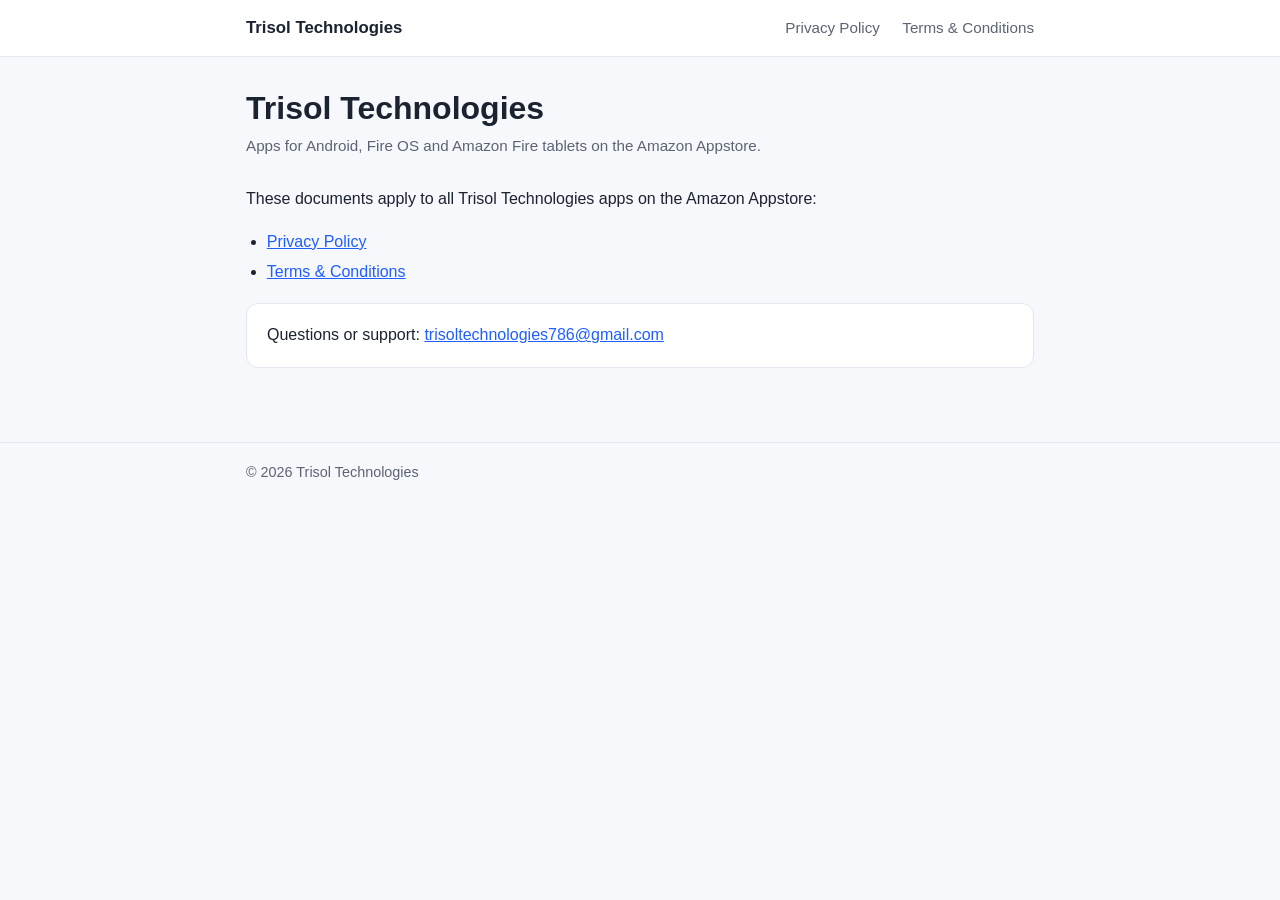
<file: index.html>
<!doctype html>
<html lang="en">
<head>
<meta charset="utf-8">
<meta name="viewport" content="width=device-width, initial-scale=1">
<title>Trisol Technologies – Legal</title>
<meta name="description" content="Privacy Policy and Terms & Conditions for Trisol Technologies apps on the Amazon Appstore.">
<link rel="stylesheet" href="style.css">
</head>
<body>
<header>
  <div class="wrap">
    <a class="brand" href="index.html">Trisol Technologies</a>
    <nav>
      <a href="privacy-policy.html">Privacy Policy</a>
      <a href="terms.html">Terms &amp; Conditions</a>
    </nav>
  </div>
</header>
<main>
<div class="wrap">
  <h1>Trisol Technologies</h1>
  <p class="meta">Apps for Android, Fire OS and Amazon Fire tablets on the Amazon Appstore.</p>
  <p>These documents apply to all Trisol Technologies apps on the Amazon Appstore:</p>
  <ul>
    <li><a href="privacy-policy.html">Privacy Policy</a></li>
    <li><a href="terms.html">Terms &amp; Conditions</a></li>
  </ul>
  <div class="card">
    <p style="margin:0">Questions or support: <a href="mailto:trisoltechnologies786@gmail.com">trisoltechnologies786@gmail.com</a></p>
  </div>
</div>
</main>
<footer>
  <div class="wrap">&copy; 2026 Trisol Technologies</div>
</footer>
</body>
</html>
</file>
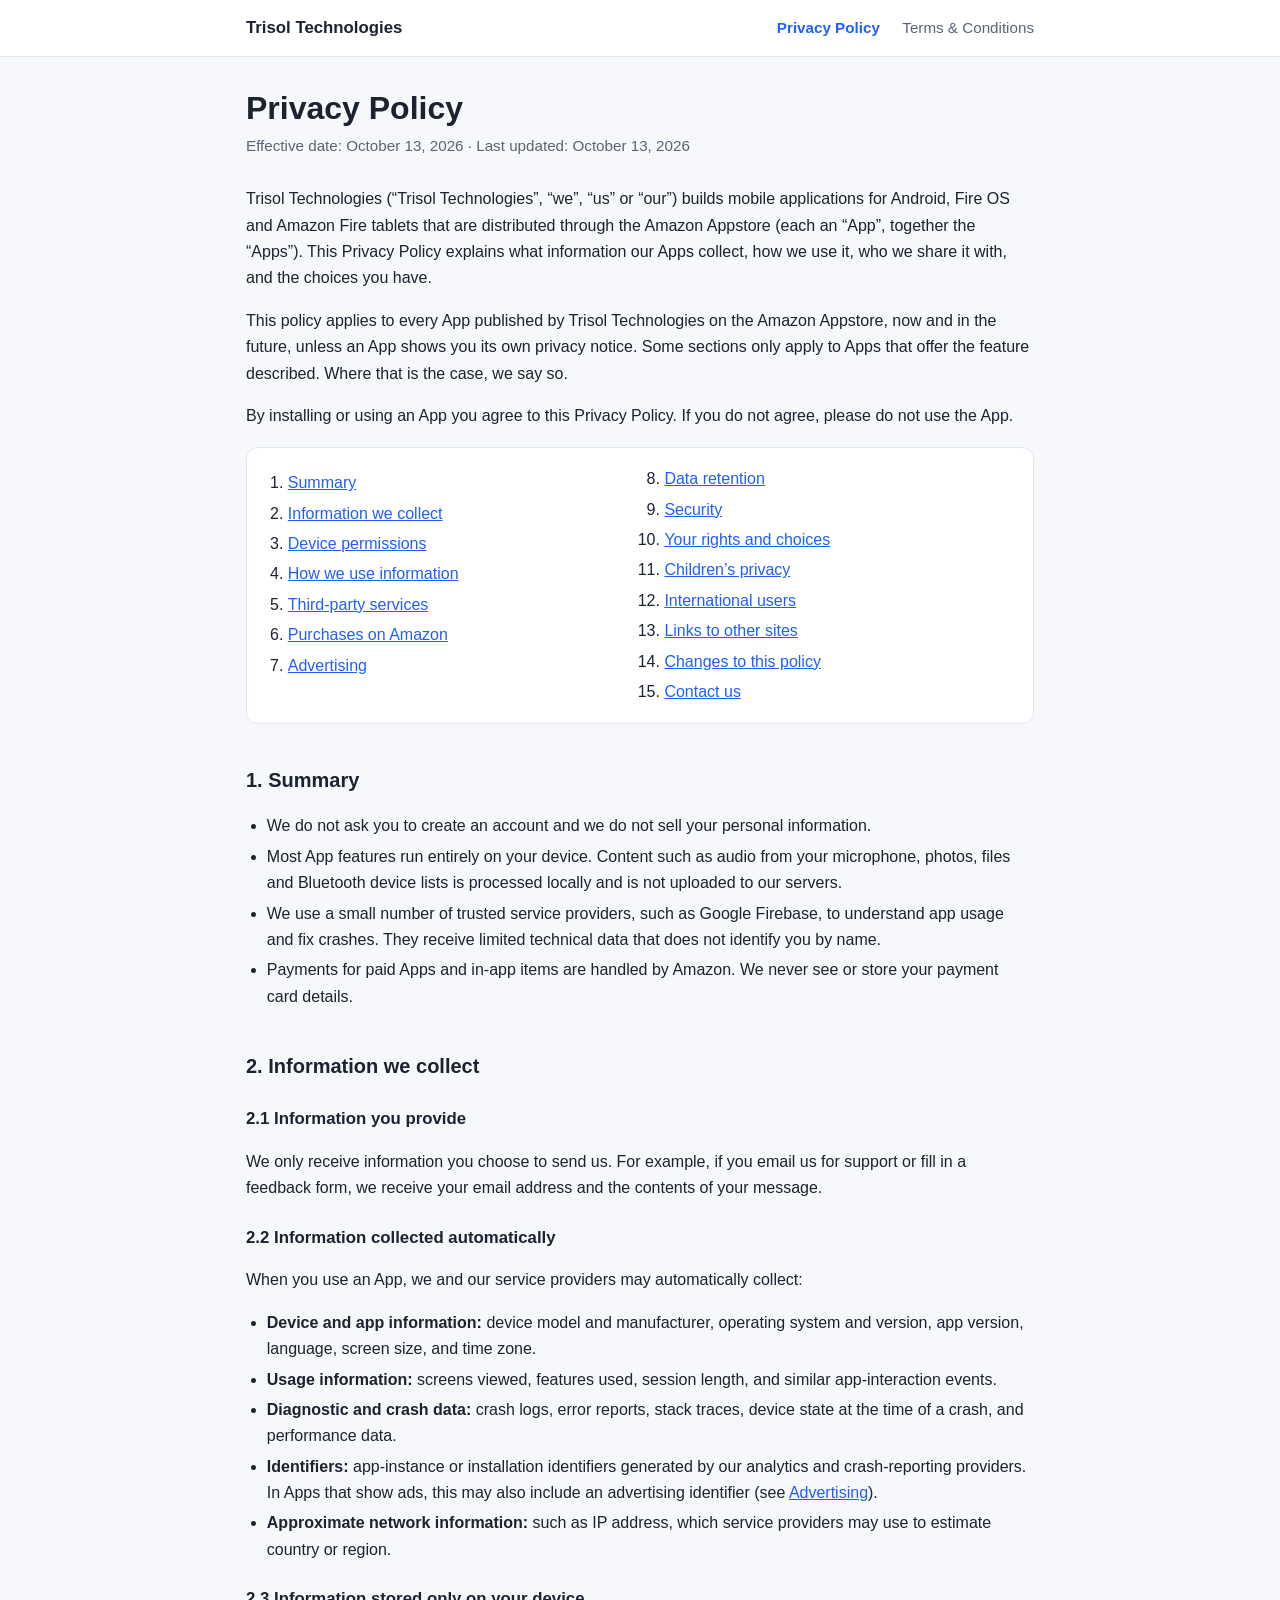
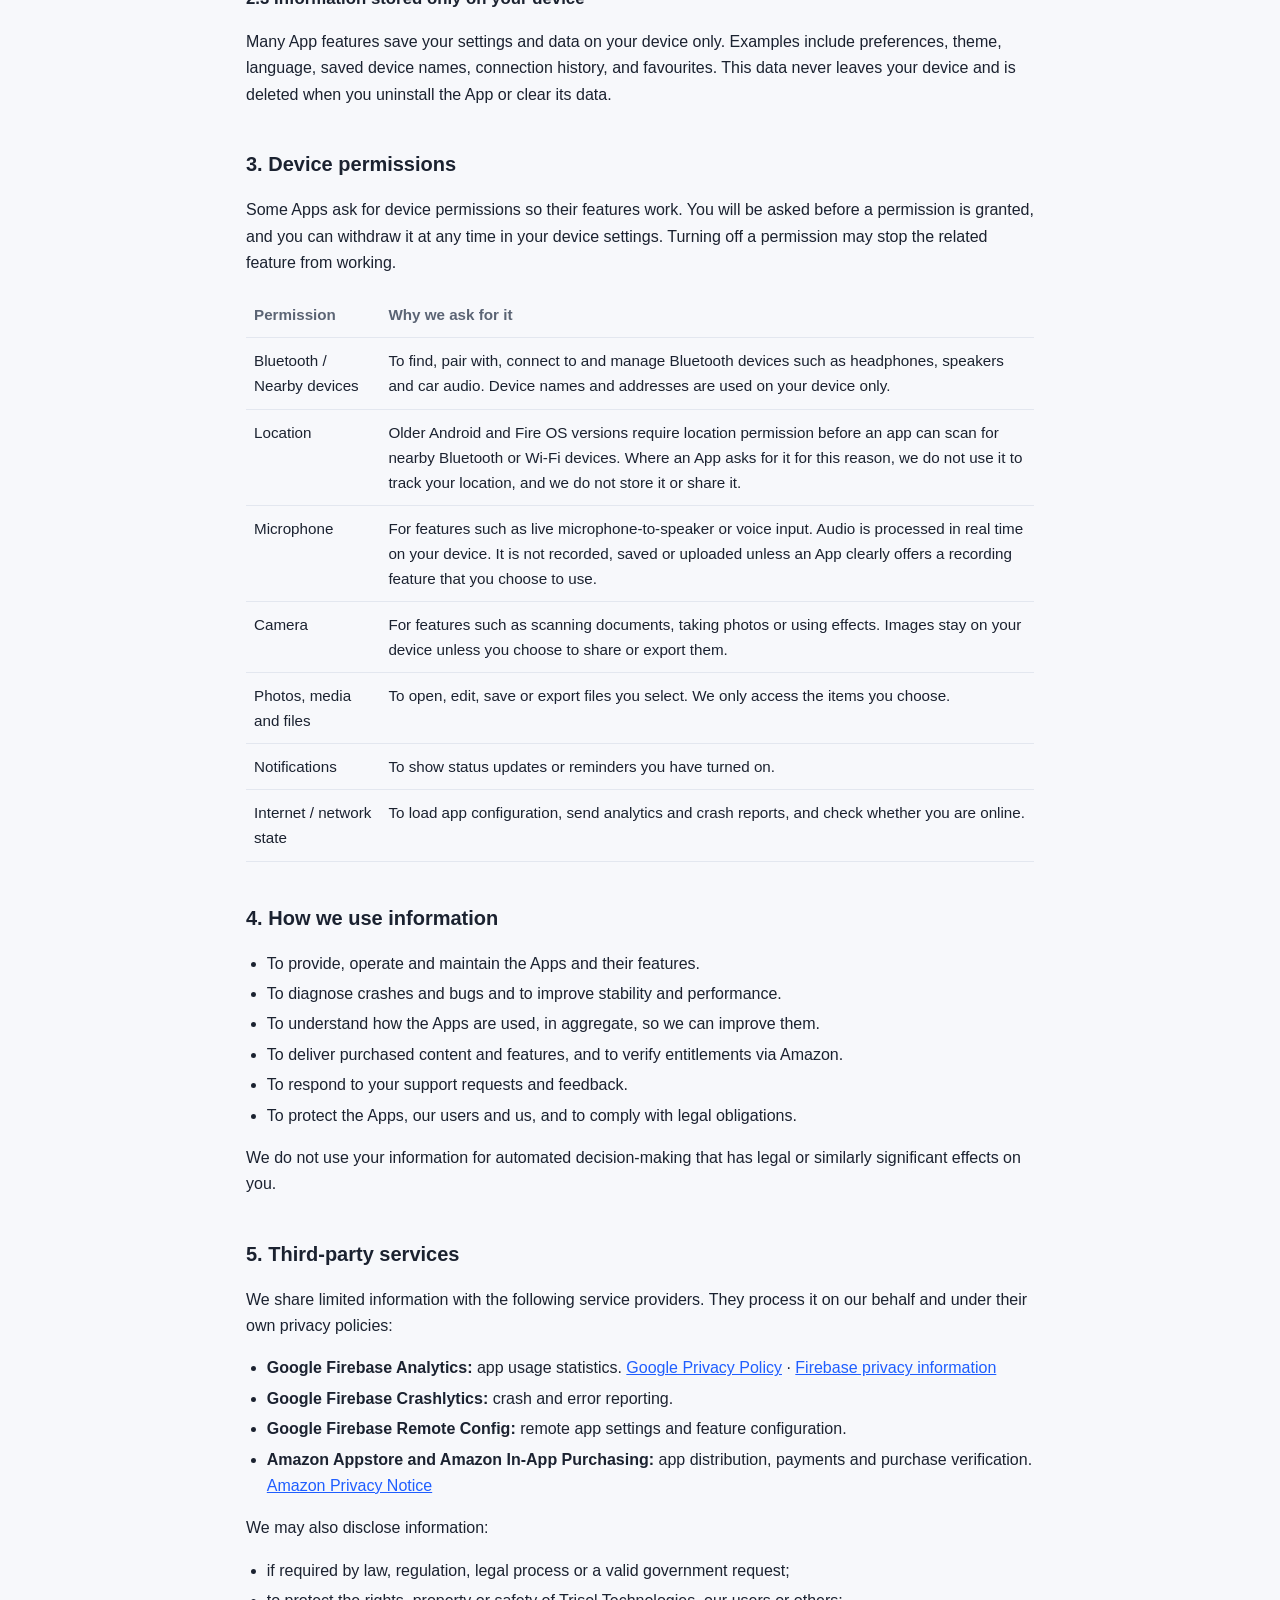
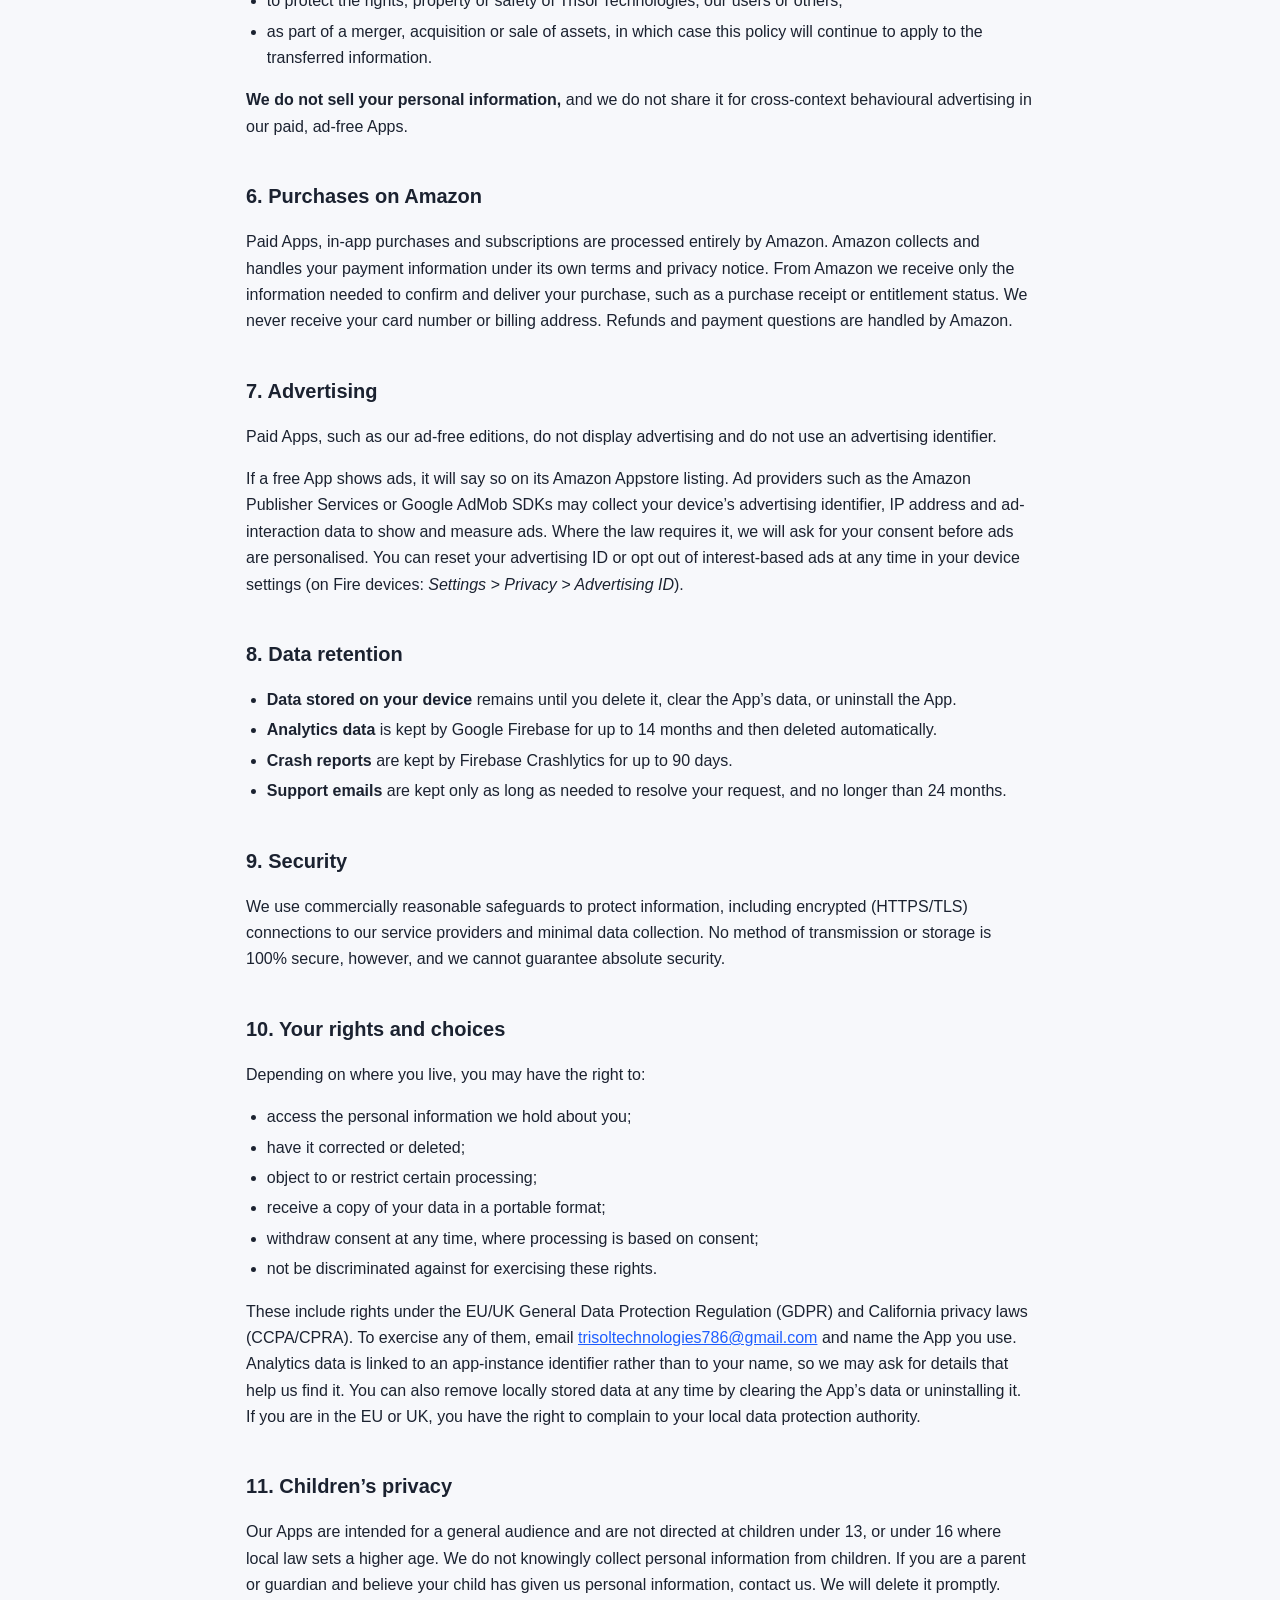
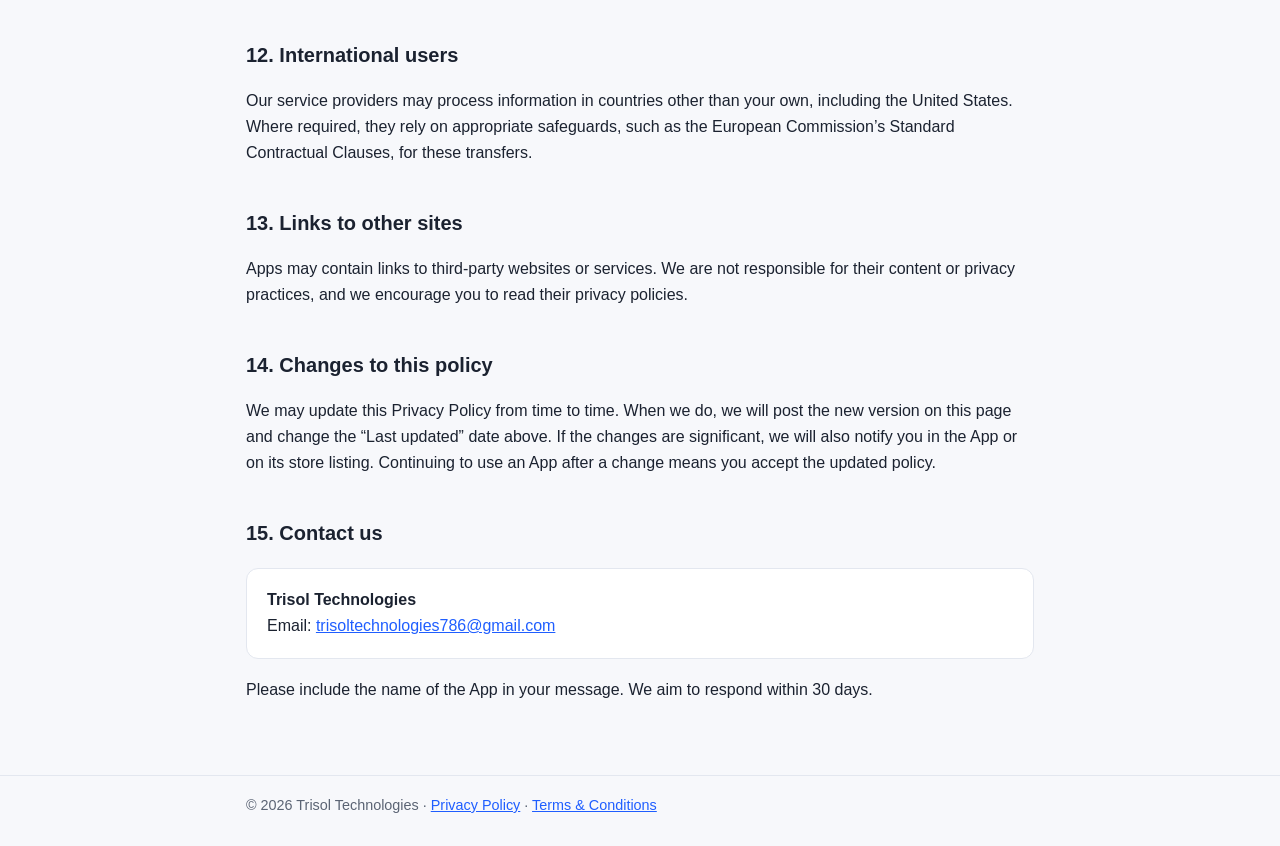
<file: privacy-policy.html>
<!doctype html>
<html lang="en">
<head>
<meta charset="utf-8">
<meta name="viewport" content="width=device-width, initial-scale=1">
<title>Privacy Policy – Trisol Technologies</title>
<meta name="description" content="Privacy Policy for all Trisol Technologies apps distributed through the Amazon Appstore.">
<link rel="stylesheet" href="style.css">
</head>
<body>
<header>
  <div class="wrap">
    <a class="brand" href="index.html">Trisol Technologies</a>
    <nav>
      <a href="privacy-policy.html" aria-current="page">Privacy Policy</a>
      <a href="terms.html">Terms &amp; Conditions</a>
    </nav>
  </div>
</header>

<main>
<div class="wrap">
  <h1>Privacy Policy</h1>
  <p class="meta">Effective date: October 13, 2026 &middot; Last updated: October 13, 2026</p>

  <p>Trisol Technologies (“Trisol Technologies”, “we”, “us” or “our”) builds mobile applications for Android, Fire OS and Amazon Fire tablets that are distributed through the Amazon Appstore (each an “App”, together the “Apps”). This Privacy Policy explains what information our Apps collect, how we use it, who we share it with, and the choices you have.</p>
  <p>This policy applies to every App published by Trisol Technologies on the Amazon Appstore, now and in the future, unless an App shows you its own privacy notice. Some sections only apply to Apps that offer the feature described. Where that is the case, we say so.</p>
  <p>By installing or using an App you agree to this Privacy Policy. If you do not agree, please do not use the App.</p>

  <div class="card toc">
    <ol>
      <li><a href="#summary">Summary</a></li>
      <li><a href="#collect">Information we collect</a></li>
      <li><a href="#permissions">Device permissions</a></li>
      <li><a href="#use">How we use information</a></li>
      <li><a href="#third-parties">Third-party services</a></li>
      <li><a href="#purchases">Purchases on Amazon</a></li>
      <li><a href="#ads">Advertising</a></li>
      <li><a href="#retention">Data retention</a></li>
      <li><a href="#security">Security</a></li>
      <li><a href="#rights">Your rights and choices</a></li>
      <li><a href="#children">Children’s privacy</a></li>
      <li><a href="#international">International users</a></li>
      <li><a href="#links">Links to other sites</a></li>
      <li><a href="#changes">Changes to this policy</a></li>
      <li><a href="#contact">Contact us</a></li>
    </ol>
  </div>

  <h2 id="summary">1. Summary</h2>
  <ul>
    <li>We do not ask you to create an account and we do not sell your personal information.</li>
    <li>Most App features run entirely on your device. Content such as audio from your microphone, photos, files and Bluetooth device lists is processed locally and is not uploaded to our servers.</li>
    <li>We use a small number of trusted service providers, such as Google Firebase, to understand app usage and fix crashes. They receive limited technical data that does not identify you by name.</li>
    <li>Payments for paid Apps and in-app items are handled by Amazon. We never see or store your payment card details.</li>
  </ul>

  <h2 id="collect">2. Information we collect</h2>
  <h3>2.1 Information you provide</h3>
  <p>We only receive information you choose to send us. For example, if you email us for support or fill in a feedback form, we receive your email address and the contents of your message.</p>

  <h3>2.2 Information collected automatically</h3>
  <p>When you use an App, we and our service providers may automatically collect:</p>
  <ul>
    <li><strong>Device and app information:</strong> device model and manufacturer, operating system and version, app version, language, screen size, and time zone.</li>
    <li><strong>Usage information:</strong> screens viewed, features used, session length, and similar app-interaction events.</li>
    <li><strong>Diagnostic and crash data:</strong> crash logs, error reports, stack traces, device state at the time of a crash, and performance data.</li>
    <li><strong>Identifiers:</strong> app-instance or installation identifiers generated by our analytics and crash-reporting providers. In Apps that show ads, this may also include an advertising identifier (see <a href="#ads">Advertising</a>).</li>
    <li><strong>Approximate network information:</strong> such as IP address, which service providers may use to estimate country or region.</li>
  </ul>

  <h3>2.3 Information stored only on your device</h3>
  <p>Many App features save your settings and data on your device only. Examples include preferences, theme, language, saved device names, connection history, and favourites. This data never leaves your device and is deleted when you uninstall the App or clear its data.</p>

  <h2 id="permissions">3. Device permissions</h2>
  <p>Some Apps ask for device permissions so their features work. You will be asked before a permission is granted, and you can withdraw it at any time in your device settings. Turning off a permission may stop the related feature from working.</p>
  <div class="table-scroll">
  <table>
    <thead><tr><th>Permission</th><th>Why we ask for it</th></tr></thead>
    <tbody>
      <tr><td>Bluetooth / Nearby devices</td><td>To find, pair with, connect to and manage Bluetooth devices such as headphones, speakers and car audio. Device names and addresses are used on your device only.</td></tr>
      <tr><td>Location</td><td>Older Android and Fire OS versions require location permission before an app can scan for nearby Bluetooth or Wi‑Fi devices. Where an App asks for it for this reason, we do not use it to track your location, and we do not store it or share it.</td></tr>
      <tr><td>Microphone</td><td>For features such as live microphone-to-speaker or voice input. Audio is processed in real time on your device. It is not recorded, saved or uploaded unless an App clearly offers a recording feature that you choose to use.</td></tr>
      <tr><td>Camera</td><td>For features such as scanning documents, taking photos or using effects. Images stay on your device unless you choose to share or export them.</td></tr>
      <tr><td>Photos, media and files</td><td>To open, edit, save or export files you select. We only access the items you choose.</td></tr>
      <tr><td>Notifications</td><td>To show status updates or reminders you have turned on.</td></tr>
      <tr><td>Internet / network state</td><td>To load app configuration, send analytics and crash reports, and check whether you are online.</td></tr>
    </tbody>
  </table>
  </div>

  <h2 id="use">4. How we use information</h2>
  <ul>
    <li>To provide, operate and maintain the Apps and their features.</li>
    <li>To diagnose crashes and bugs and to improve stability and performance.</li>
    <li>To understand how the Apps are used, in aggregate, so we can improve them.</li>
    <li>To deliver purchased content and features, and to verify entitlements via Amazon.</li>
    <li>To respond to your support requests and feedback.</li>
    <li>To protect the Apps, our users and us, and to comply with legal obligations.</li>
  </ul>
  <p>We do not use your information for automated decision-making that has legal or similarly significant effects on you.</p>

  <h2 id="third-parties">5. Third-party services</h2>
  <p>We share limited information with the following service providers. They process it on our behalf and under their own privacy policies:</p>
  <ul>
    <li><strong>Google Firebase Analytics:</strong> app usage statistics. <a href="https://policies.google.com/privacy" rel="noopener">Google Privacy Policy</a> &middot; <a href="https://firebase.google.com/support/privacy" rel="noopener">Firebase privacy information</a></li>
    <li><strong>Google Firebase Crashlytics:</strong> crash and error reporting.</li>
    <li><strong>Google Firebase Remote Config:</strong> remote app settings and feature configuration.</li>
    <li><strong>Amazon Appstore and Amazon In-App Purchasing:</strong> app distribution, payments and purchase verification. <a href="https://www.amazon.com/privacy" rel="noopener">Amazon Privacy Notice</a></li>
  </ul>
  <p>We may also disclose information:</p>
  <ul>
    <li>if required by law, regulation, legal process or a valid government request;</li>
    <li>to protect the rights, property or safety of Trisol Technologies, our users or others;</li>
    <li>as part of a merger, acquisition or sale of assets, in which case this policy will continue to apply to the transferred information.</li>
  </ul>
  <p><strong>We do not sell your personal information,</strong> and we do not share it for cross-context behavioural advertising in our paid, ad-free Apps.</p>

  <h2 id="purchases">6. Purchases on Amazon</h2>
  <p>Paid Apps, in-app purchases and subscriptions are processed entirely by Amazon. Amazon collects and handles your payment information under its own terms and privacy notice. From Amazon we receive only the information needed to confirm and deliver your purchase, such as a purchase receipt or entitlement status. We never receive your card number or billing address. Refunds and payment questions are handled by Amazon.</p>

  <h2 id="ads">7. Advertising</h2>
  <p>Paid Apps, such as our ad-free editions, do not display advertising and do not use an advertising identifier.</p>
  <p>If a free App shows ads, it will say so on its Amazon Appstore listing. Ad providers such as the Amazon Publisher Services or Google AdMob SDKs may collect your device’s advertising identifier, IP address and ad-interaction data to show and measure ads. Where the law requires it, we will ask for your consent before ads are personalised. You can reset your advertising ID or opt out of interest-based ads at any time in your device settings (on Fire devices: <em>Settings &gt; Privacy &gt; Advertising ID</em>).</p>

  <h2 id="retention">8. Data retention</h2>
  <ul>
    <li><strong>Data stored on your device</strong> remains until you delete it, clear the App’s data, or uninstall the App.</li>
    <li><strong>Analytics data</strong> is kept by Google Firebase for up to 14 months and then deleted automatically.</li>
    <li><strong>Crash reports</strong> are kept by Firebase Crashlytics for up to 90 days.</li>
    <li><strong>Support emails</strong> are kept only as long as needed to resolve your request, and no longer than 24 months.</li>
  </ul>

  <h2 id="security">9. Security</h2>
  <p>We use commercially reasonable safeguards to protect information, including encrypted (HTTPS/TLS) connections to our service providers and minimal data collection. No method of transmission or storage is 100% secure, however, and we cannot guarantee absolute security.</p>

  <h2 id="rights">10. Your rights and choices</h2>
  <p>Depending on where you live, you may have the right to:</p>
  <ul>
    <li>access the personal information we hold about you;</li>
    <li>have it corrected or deleted;</li>
    <li>object to or restrict certain processing;</li>
    <li>receive a copy of your data in a portable format;</li>
    <li>withdraw consent at any time, where processing is based on consent;</li>
    <li>not be discriminated against for exercising these rights.</li>
  </ul>
  <p>These include rights under the EU/UK General Data Protection Regulation (GDPR) and California privacy laws (CCPA/CPRA). To exercise any of them, email <a href="mailto:trisoltechnologies786@gmail.com">trisoltechnologies786@gmail.com</a> and name the App you use. Analytics data is linked to an app-instance identifier rather than to your name, so we may ask for details that help us find it. You can also remove locally stored data at any time by clearing the App’s data or uninstalling it. If you are in the EU or UK, you have the right to complain to your local data protection authority.</p>

  <h2 id="children">11. Children’s privacy</h2>
  <p>Our Apps are intended for a general audience and are not directed at children under 13, or under 16 where local law sets a higher age. We do not knowingly collect personal information from children. If you are a parent or guardian and believe your child has given us personal information, contact us. We will delete it promptly.</p>

  <h2 id="international">12. International users</h2>
  <p>Our service providers may process information in countries other than your own, including the United States. Where required, they rely on appropriate safeguards, such as the European Commission’s Standard Contractual Clauses, for these transfers.</p>

  <h2 id="links">13. Links to other sites</h2>
  <p>Apps may contain links to third-party websites or services. We are not responsible for their content or privacy practices, and we encourage you to read their privacy policies.</p>

  <h2 id="changes">14. Changes to this policy</h2>
  <p>We may update this Privacy Policy from time to time. When we do, we will post the new version on this page and change the “Last updated” date above. If the changes are significant, we will also notify you in the App or on its store listing. Continuing to use an App after a change means you accept the updated policy.</p>

  <h2 id="contact">15. Contact us</h2>
  <div class="card">
    <p style="margin:0"><strong>Trisol Technologies</strong><br>
    Email: <a href="mailto:trisoltechnologies786@gmail.com">trisoltechnologies786@gmail.com</a></p>
  </div>
  <p>Please include the name of the App in your message. We aim to respond within 30 days.</p>
</div>
</main>

<footer>
  <div class="wrap">&copy; 2026 Trisol Technologies &middot; <a href="privacy-policy.html">Privacy Policy</a> &middot; <a href="terms.html">Terms &amp; Conditions</a></div>
</footer>
</body>
</html>
</file>
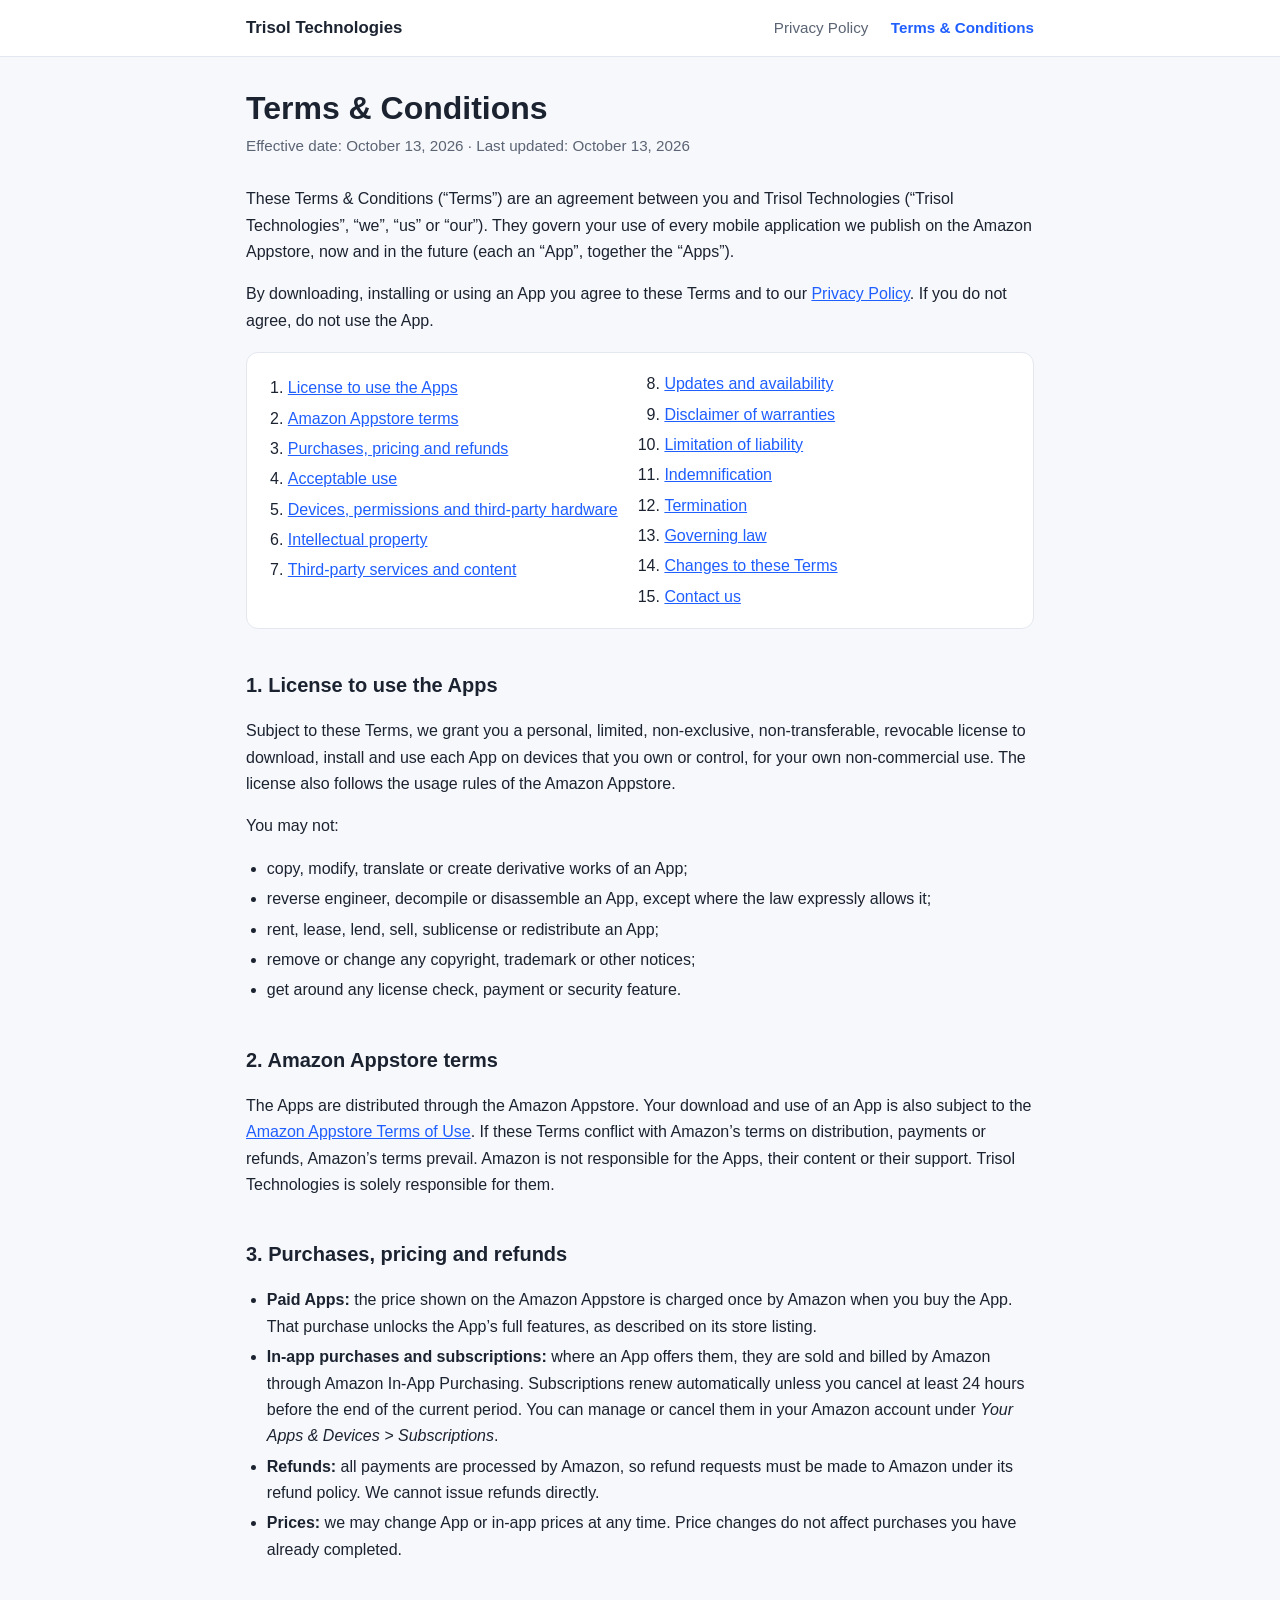
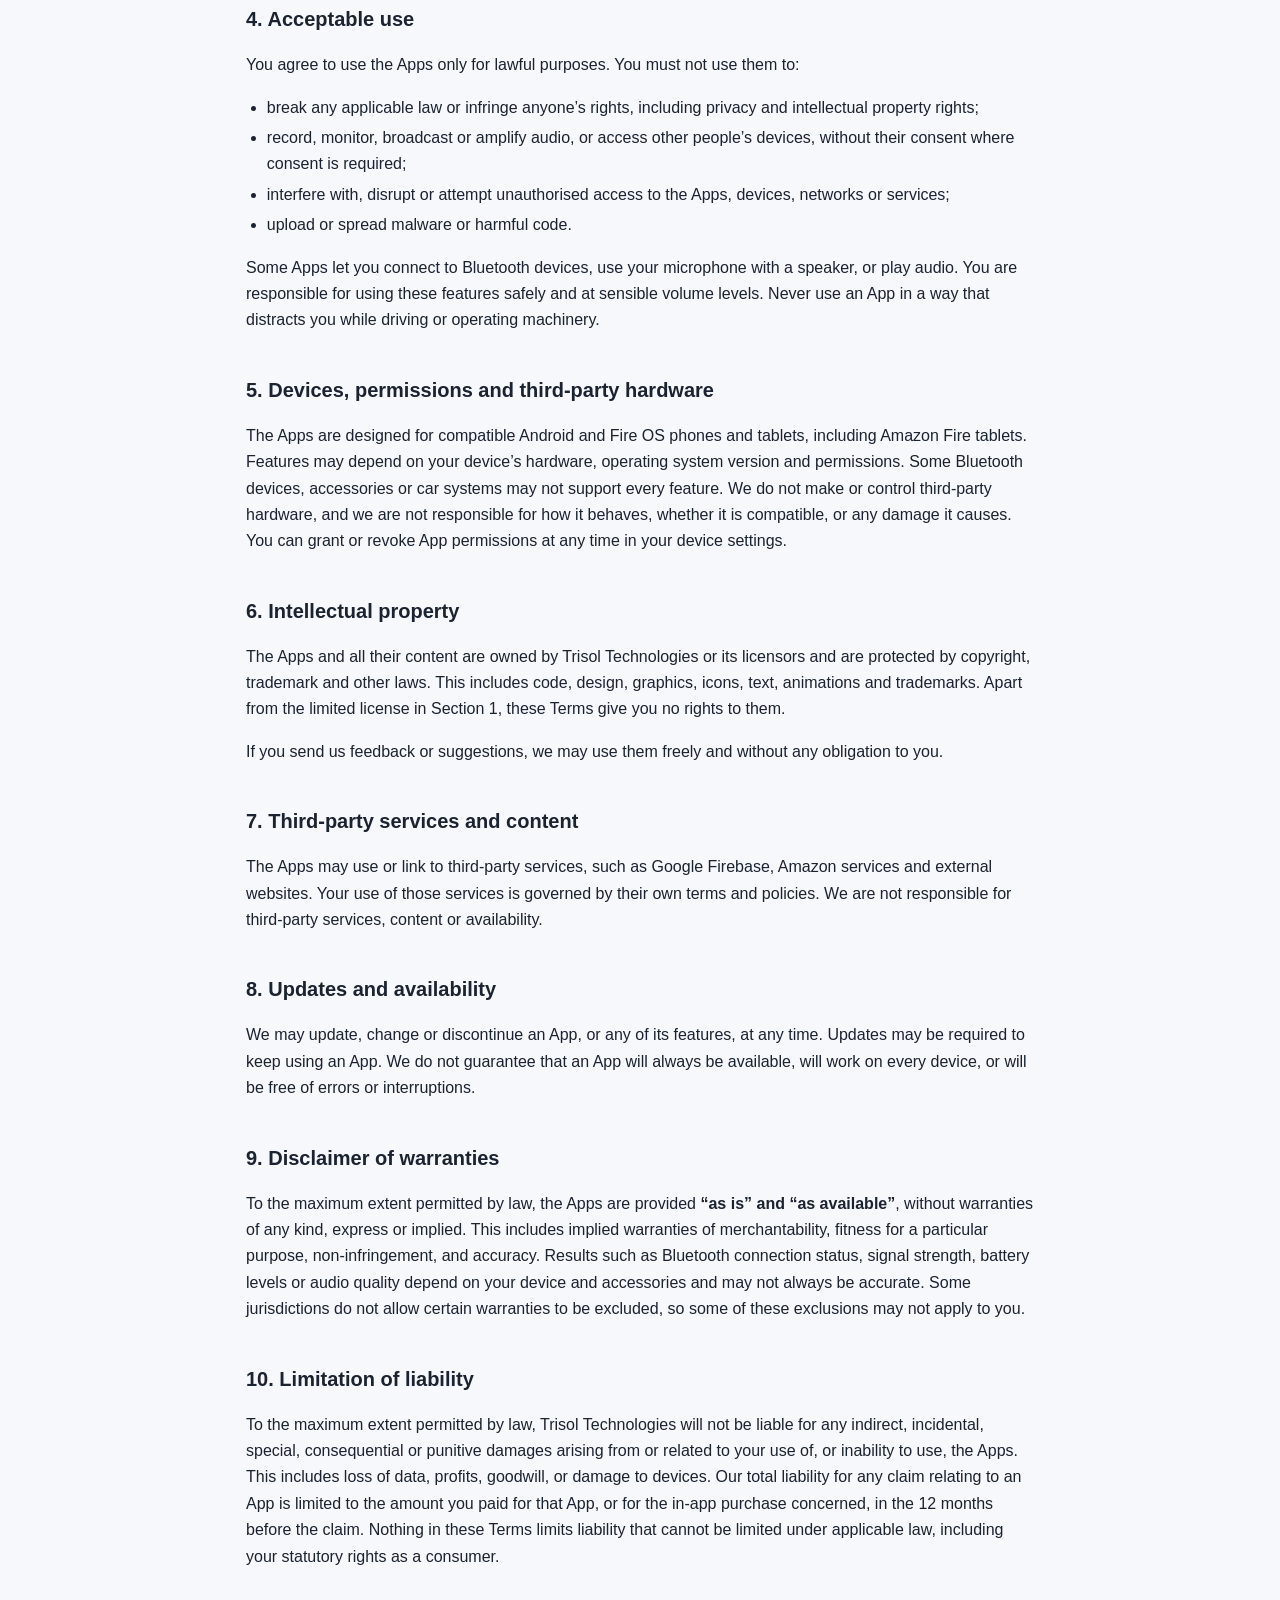
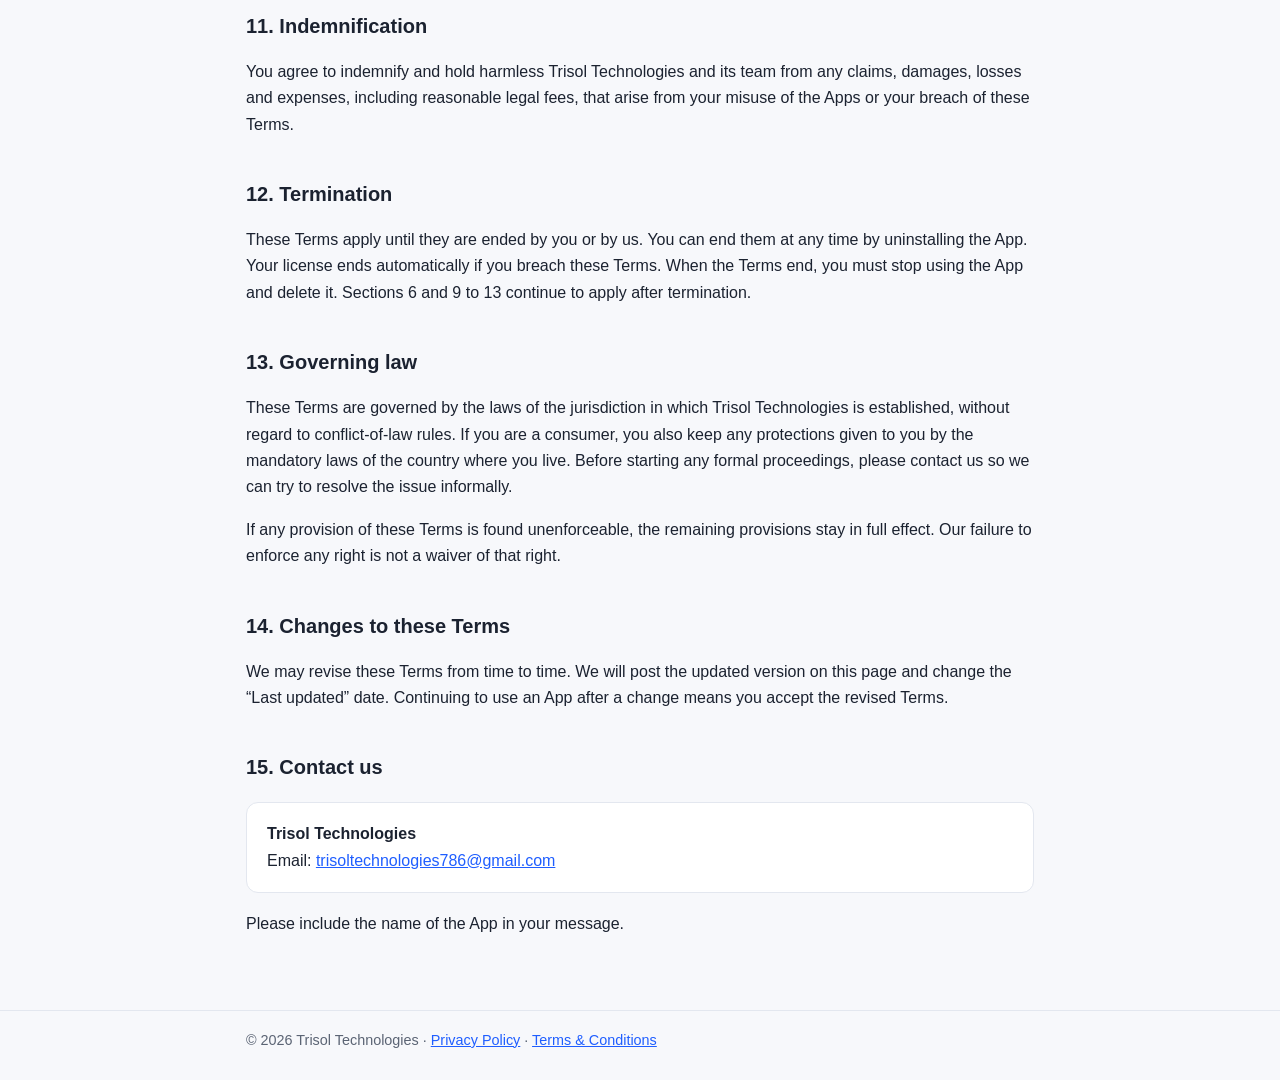
<file: terms.html>
<!doctype html>
<html lang="en">
<head>
<meta charset="utf-8">
<meta name="viewport" content="width=device-width, initial-scale=1">
<title>Terms &amp; Conditions – Trisol Technologies</title>
<meta name="description" content="Terms and Conditions for all Trisol Technologies apps distributed through the Amazon Appstore.">
<link rel="stylesheet" href="style.css">
</head>
<body>
<header>
  <div class="wrap">
    <a class="brand" href="index.html">Trisol Technologies</a>
    <nav>
      <a href="privacy-policy.html">Privacy Policy</a>
      <a href="terms.html" aria-current="page">Terms &amp; Conditions</a>
    </nav>
  </div>
</header>

<main>
<div class="wrap">
  <h1>Terms &amp; Conditions</h1>
  <p class="meta">Effective date: October 13, 2026 &middot; Last updated: October 13, 2026</p>

  <p>These Terms &amp; Conditions (“Terms”) are an agreement between you and Trisol Technologies (“Trisol Technologies”, “we”, “us” or “our”). They govern your use of every mobile application we publish on the Amazon Appstore, now and in the future (each an “App”, together the “Apps”).</p>
  <p>By downloading, installing or using an App you agree to these Terms and to our <a href="privacy-policy.html">Privacy Policy</a>. If you do not agree, do not use the App.</p>

  <div class="card toc">
    <ol>
      <li><a href="#license">License to use the Apps</a></li>
      <li><a href="#amazon">Amazon Appstore terms</a></li>
      <li><a href="#purchases">Purchases, pricing and refunds</a></li>
      <li><a href="#acceptable-use">Acceptable use</a></li>
      <li><a href="#devices">Devices, permissions and third-party hardware</a></li>
      <li><a href="#ip">Intellectual property</a></li>
      <li><a href="#third-party">Third-party services and content</a></li>
      <li><a href="#updates">Updates and availability</a></li>
      <li><a href="#disclaimer">Disclaimer of warranties</a></li>
      <li><a href="#liability">Limitation of liability</a></li>
      <li><a href="#indemnity">Indemnification</a></li>
      <li><a href="#termination">Termination</a></li>
      <li><a href="#law">Governing law</a></li>
      <li><a href="#changes">Changes to these Terms</a></li>
      <li><a href="#contact">Contact us</a></li>
    </ol>
  </div>

  <h2 id="license">1. License to use the Apps</h2>
  <p>Subject to these Terms, we grant you a personal, limited, non-exclusive, non-transferable, revocable license to download, install and use each App on devices that you own or control, for your own non-commercial use. The license also follows the usage rules of the Amazon Appstore.</p>
  <p>You may not:</p>
  <ul>
    <li>copy, modify, translate or create derivative works of an App;</li>
    <li>reverse engineer, decompile or disassemble an App, except where the law expressly allows it;</li>
    <li>rent, lease, lend, sell, sublicense or redistribute an App;</li>
    <li>remove or change any copyright, trademark or other notices;</li>
    <li>get around any license check, payment or security feature.</li>
  </ul>

  <h2 id="amazon">2. Amazon Appstore terms</h2>
  <p>The Apps are distributed through the Amazon Appstore. Your download and use of an App is also subject to the <a href="https://www.amazon.com/gp/help/customer/display.html?nodeId=201485660" rel="noopener">Amazon Appstore Terms of Use</a>. If these Terms conflict with Amazon’s terms on distribution, payments or refunds, Amazon’s terms prevail. Amazon is not responsible for the Apps, their content or their support. Trisol Technologies is solely responsible for them.</p>

  <h2 id="purchases">3. Purchases, pricing and refunds</h2>
  <ul>
    <li><strong>Paid Apps:</strong> the price shown on the Amazon Appstore is charged once by Amazon when you buy the App. That purchase unlocks the App’s full features, as described on its store listing.</li>
    <li><strong>In-app purchases and subscriptions:</strong> where an App offers them, they are sold and billed by Amazon through Amazon In-App Purchasing. Subscriptions renew automatically unless you cancel at least 24 hours before the end of the current period. You can manage or cancel them in your Amazon account under <em>Your Apps &amp; Devices &gt; Subscriptions</em>.</li>
    <li><strong>Refunds:</strong> all payments are processed by Amazon, so refund requests must be made to Amazon under its refund policy. We cannot issue refunds directly.</li>
    <li><strong>Prices:</strong> we may change App or in-app prices at any time. Price changes do not affect purchases you have already completed.</li>
  </ul>

  <h2 id="acceptable-use">4. Acceptable use</h2>
  <p>You agree to use the Apps only for lawful purposes. You must not use them to:</p>
  <ul>
    <li>break any applicable law or infringe anyone’s rights, including privacy and intellectual property rights;</li>
    <li>record, monitor, broadcast or amplify audio, or access other people’s devices, without their consent where consent is required;</li>
    <li>interfere with, disrupt or attempt unauthorised access to the Apps, devices, networks or services;</li>
    <li>upload or spread malware or harmful code.</li>
  </ul>
  <p>Some Apps let you connect to Bluetooth devices, use your microphone with a speaker, or play audio. You are responsible for using these features safely and at sensible volume levels. Never use an App in a way that distracts you while driving or operating machinery.</p>

  <h2 id="devices">5. Devices, permissions and third-party hardware</h2>
  <p>The Apps are designed for compatible Android and Fire OS phones and tablets, including Amazon Fire tablets. Features may depend on your device’s hardware, operating system version and permissions. Some Bluetooth devices, accessories or car systems may not support every feature. We do not make or control third-party hardware, and we are not responsible for how it behaves, whether it is compatible, or any damage it causes. You can grant or revoke App permissions at any time in your device settings.</p>

  <h2 id="ip">6. Intellectual property</h2>
  <p>The Apps and all their content are owned by Trisol Technologies or its licensors and are protected by copyright, trademark and other laws. This includes code, design, graphics, icons, text, animations and trademarks. Apart from the limited license in Section 1, these Terms give you no rights to them.</p>
  <p>If you send us feedback or suggestions, we may use them freely and without any obligation to you.</p>

  <h2 id="third-party">7. Third-party services and content</h2>
  <p>The Apps may use or link to third-party services, such as Google Firebase, Amazon services and external websites. Your use of those services is governed by their own terms and policies. We are not responsible for third-party services, content or availability.</p>

  <h2 id="updates">8. Updates and availability</h2>
  <p>We may update, change or discontinue an App, or any of its features, at any time. Updates may be required to keep using an App. We do not guarantee that an App will always be available, will work on every device, or will be free of errors or interruptions.</p>

  <h2 id="disclaimer">9. Disclaimer of warranties</h2>
  <p>To the maximum extent permitted by law, the Apps are provided <strong>“as is” and “as available”</strong>, without warranties of any kind, express or implied. This includes implied warranties of merchantability, fitness for a particular purpose, non-infringement, and accuracy. Results such as Bluetooth connection status, signal strength, battery levels or audio quality depend on your device and accessories and may not always be accurate. Some jurisdictions do not allow certain warranties to be excluded, so some of these exclusions may not apply to you.</p>

  <h2 id="liability">10. Limitation of liability</h2>
  <p>To the maximum extent permitted by law, Trisol Technologies will not be liable for any indirect, incidental, special, consequential or punitive damages arising from or related to your use of, or inability to use, the Apps. This includes loss of data, profits, goodwill, or damage to devices. Our total liability for any claim relating to an App is limited to the amount you paid for that App, or for the in-app purchase concerned, in the 12 months before the claim. Nothing in these Terms limits liability that cannot be limited under applicable law, including your statutory rights as a consumer.</p>

  <h2 id="indemnity">11. Indemnification</h2>
  <p>You agree to indemnify and hold harmless Trisol Technologies and its team from any claims, damages, losses and expenses, including reasonable legal fees, that arise from your misuse of the Apps or your breach of these Terms.</p>

  <h2 id="termination">12. Termination</h2>
  <p>These Terms apply until they are ended by you or by us. You can end them at any time by uninstalling the App. Your license ends automatically if you breach these Terms. When the Terms end, you must stop using the App and delete it. Sections 6 and 9 to 13 continue to apply after termination.</p>

  <h2 id="law">13. Governing law</h2>
  <p>These Terms are governed by the laws of the jurisdiction in which Trisol Technologies is established, without regard to conflict-of-law rules. If you are a consumer, you also keep any protections given to you by the mandatory laws of the country where you live. Before starting any formal proceedings, please contact us so we can try to resolve the issue informally.</p>
  <p>If any provision of these Terms is found unenforceable, the remaining provisions stay in full effect. Our failure to enforce any right is not a waiver of that right.</p>

  <h2 id="changes">14. Changes to these Terms</h2>
  <p>We may revise these Terms from time to time. We will post the updated version on this page and change the “Last updated” date. Continuing to use an App after a change means you accept the revised Terms.</p>

  <h2 id="contact">15. Contact us</h2>
  <div class="card">
    <p style="margin:0"><strong>Trisol Technologies</strong><br>
    Email: <a href="mailto:trisoltechnologies786@gmail.com">trisoltechnologies786@gmail.com</a></p>
  </div>
  <p>Please include the name of the App in your message.</p>
</div>
</main>

<footer>
  <div class="wrap">&copy; 2026 Trisol Technologies &middot; <a href="privacy-policy.html">Privacy Policy</a> &middot; <a href="terms.html">Terms &amp; Conditions</a></div>
</footer>
</body>
</html>
</file>
<file: style.css>
:root {
  --bg: #f7f8fb;
  --surface: #ffffff;
  --text: #1b2230;
  --muted: #5b6474;
  --accent: #1f5eff;
  --border: #e3e7ef;
}
@media (prefers-color-scheme: dark) {
  :root {
    --bg: #0f131a;
    --surface: #171c25;
    --text: #e7eaf0;
    --muted: #a3acbb;
    --accent: #7aa2ff;
    --border: #262d3a;
  }
}
* { box-sizing: border-box; }
html { -webkit-text-size-adjust: 100%; }
body {
  margin: 0;
  background: var(--bg);
  color: var(--text);
  font: 16px/1.65 -apple-system, BlinkMacSystemFont, "Segoe UI", Roboto, "Helvetica Neue", Arial, sans-serif;
}
header {
  background: var(--surface);
  border-bottom: 1px solid var(--border);
}
.wrap { max-width: 820px; margin: 0 auto; padding: 0 16px; }
header .wrap { display: flex; flex-wrap: wrap; align-items: center; justify-content: space-between; gap: 8px 20px; padding-top: 14px; padding-bottom: 14px; }
.brand { font-weight: 700; font-size: 1.05rem; color: var(--text); text-decoration: none; }
nav a { color: var(--muted); text-decoration: none; margin-left: 18px; font-size: .95rem; }
nav a:first-child { margin-left: 0; }
nav a[aria-current="page"] { color: var(--accent); font-weight: 600; }
main .wrap { padding-top: 32px; padding-bottom: 56px; }
h1 { font-size: 2rem; line-height: 1.2; margin: 0 0 6px; }
.meta { color: var(--muted); margin: 0 0 28px; font-size: .95rem; }
h2 { font-size: 1.25rem; margin: 36px 0 10px; padding-top: 4px; }
h3 { font-size: 1.05rem; margin: 22px 0 6px; }
p, li { color: var(--text); }
ul { padding-left: 1.3em; }
li { margin: 4px 0; }
a { color: var(--accent); }
.card {
  background: var(--surface);
  border: 1px solid var(--border);
  border-radius: 12px;
  padding: 18px 20px;
  margin: 18px 0;
}
.toc ol { margin: 0; padding-left: 1.3em; columns: 2; column-gap: 28px; }
.toc li { break-inside: avoid; }
@media (max-width: 560px) { .toc ol { columns: 1; } h1 { font-size: 1.6rem; } }
table { width: 100%; border-collapse: collapse; font-size: .95rem; }
th, td { text-align: left; vertical-align: top; padding: 10px 8px; border-bottom: 1px solid var(--border); }
th { color: var(--muted); font-weight: 600; }
.table-scroll { overflow-x: auto; }
footer { border-top: 1px solid var(--border); color: var(--muted); font-size: .9rem; }
footer .wrap { padding-top: 18px; padding-bottom: 28px; }
</file>
